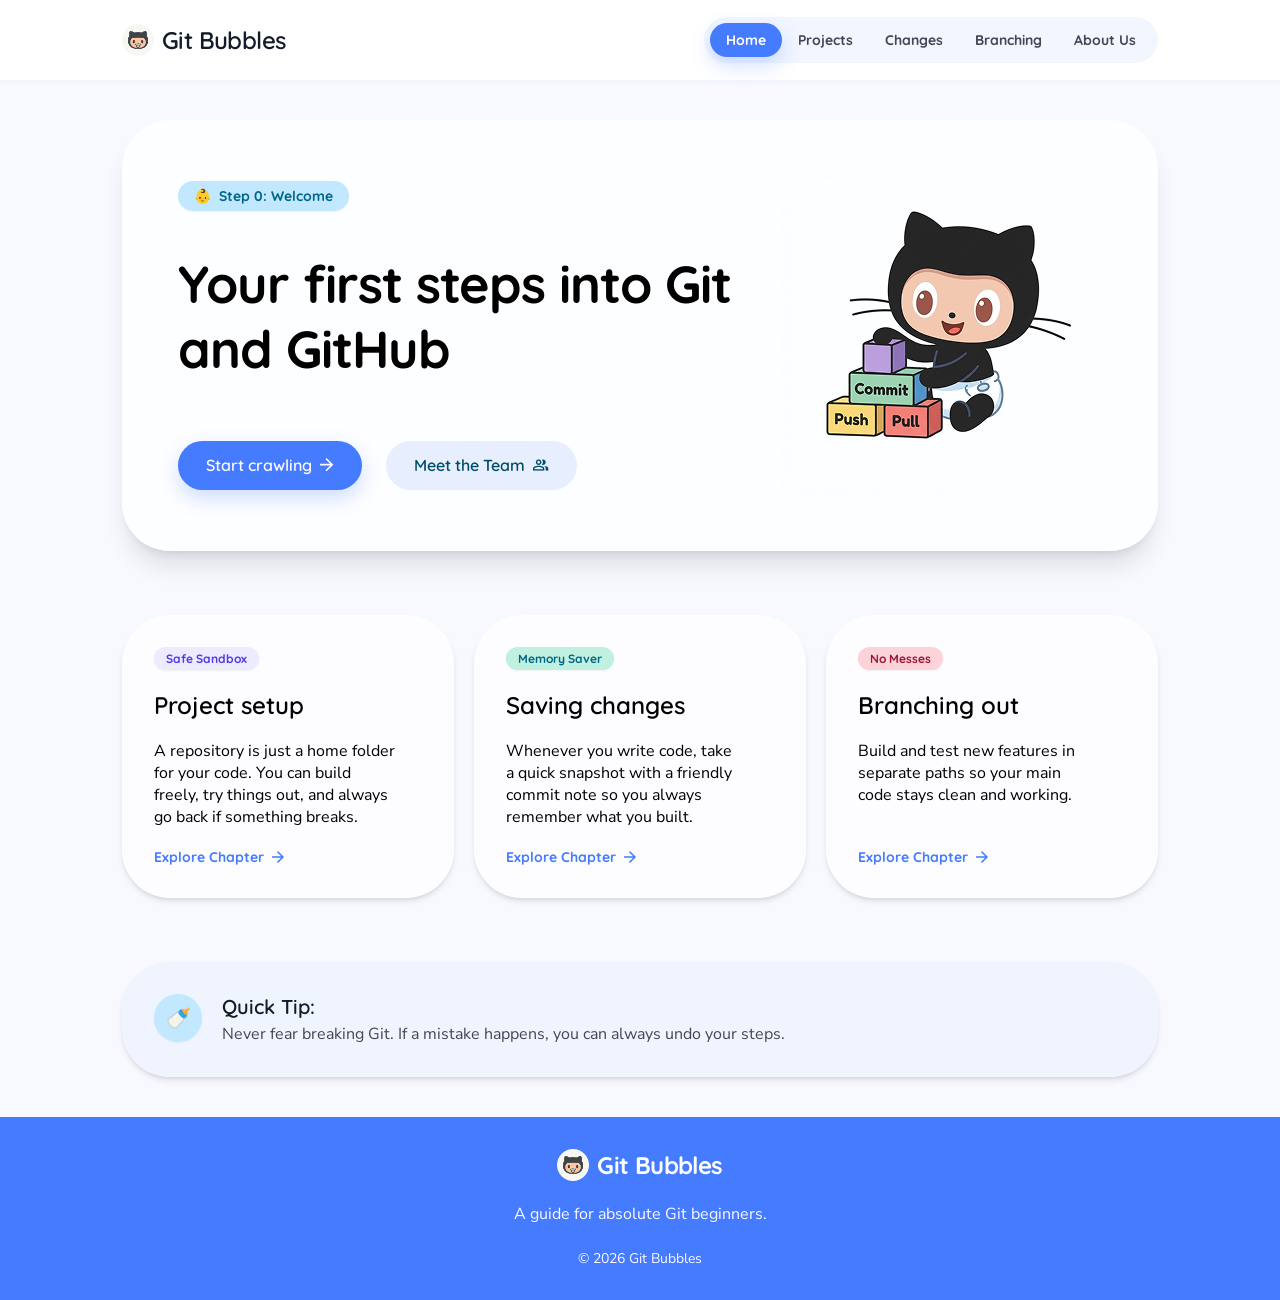
<file: index.html>
<!doctype html>
<html lang="en">
  <head>
    <meta charset="UTF-8" />
    <meta name="viewport" content="width=device-width, initial-scale=1.0" />
    <title>Git Bubbles!</title>
    <link rel="preconnect" href="https://fonts.googleapis.com" />
    <link rel="preconnect" href="https://fonts.gstatic.com" crossorigin />
    <link
      href="https://fonts.googleapis.com/css2?family=Fira+Code:wght@300..700&family=Nunito+Sans:wght@300..700&family=Quicksand:wght@300..700&display=swap"
      rel="stylesheet"
    />
    <link rel="stylesheet" href="./styles/main.css" />
  </head>
  <body>
    <header class="header">
      <div class="header__bar">
        <a href="index.html" class="logo">
          <img
            src="./assets/images/logo.png"
            alt="Git Bubbles baby-octocat mascot logo"
            class="logo__image"
            width="32"
            height="32"
          />
          Git Bubbles
        </a>
        <button
          class="menu-toggle"
          type="button"
          popovertarget="header-menu"
          aria-controls="header-menu"
        >
          <span class="menu-toggle__bar"></span>
          <span class="menu-toggle__bar"></span>
          <span class="menu-toggle__bar"></span>
        </button>

        <nav class="header-menu" id="header-menu" popover>
          <a href="index.html" class="header-menu__link" aria-current="page">
            home</a
          >
          <a href="./projects/index.html" class="header-menu__link">projects</a>
          <a href="./changes/index.html" class="header-menu__link">changes</a>
          <a href="./branching/index.html" class="header-menu__link"
            >branching</a
          >
          <a href="./about-us/index.html" class="header-menu__link">about-us</a>
        </nav>

        <nav class="header-nav">
          <a href="index.html" class="header-nav__link" aria-current="page"
            >home</a
          >
          <a href="./projects/index.html" class="header-nav__link">projects</a>
          <a href="./changes/index.html" class="header-nav__link">changes</a>
          <a href="./branching/index.html" class="header-nav__link"
            >branching</a
          >
          <a href="./about-us/index.html" class="header-nav__link">about us</a>
        </nav>
      </div>
    </header>
    <main class="home-background">
      <div class="home-container">
        <section class="hero-card">
          <div class="hero-content">
            <p class="badge">
              <span aria-hidden="true">👶</span>
              Step 0: Welcome
            </p>
            <h1 class="hero-title">Your first steps into Git and GitHub</h1>
            <div class="hero-actions">
              <a href="./projects/index.html" class="button button-primary">
                Start crawling
                <img
                  src="./assets/icons/icon-arrow.svg"
                  alt="icon arrow"
                  width="14"
                  height="14"
                />
              </a>
              <a href="./about-us/index.html" class="button button-secondary">
                Meet the Team
                <img
                  src="./assets/icons/icon-people.svg"
                  alt="icon arrow"
                  width="16"
                  height="12"
                />
              </a>
            </div>
          </div>
          <img
            src="./assets/images/hero-mascot.png"
            alt="Octocat mascot playing with toys"
            width="100%"
            height="auto"
            class="hero-mascot"
          />
        </section>
        <section class="card-grid">
          <article class="card feature-card">
            <p class="text-badge badge__lavender">Safe Sandbox</p>
            <h2 class="feature-card__title">Project setup</h2>
            <p class="feature-card__text">
              A repository is just a home folder for your code. You can build
              freely, try things out, and always go back if something breaks.
            </p>
            <a href="./projects/index.html" class="feature-card__link"
              >Explore Chapter
              <img
                src="./assets/icons/icon-arrow-blue.svg"
                alt="arrow=right-blue"
                width="100%"
                height="auto"
                class="feature-card__icon"
            /></a>
          </article>

          <article class="card feature-card">
            <p class="text-badge badge__mint">Memory Saver</p>
            <h2 class="feature-card__title">Saving changes</h2>
            <p class="feature-card__text">
              Whenever you write code, take a quick snapshot with a friendly
              commit note so you always remember what you built.
            </p>
            <a href="./changes/index.html" class="feature-card__link"
              >Explore Chapter
              <img
                src="./assets/icons/icon-arrow-blue.svg"
                alt="arrow=right-blue"
                width="12"
                height="auto"
                class="feature-card__icon"
            /></a>
          </article>

          <article class="card feature-card">
            <p class="text-badge badge__pink">No Messes</p>
            <h2 class="feature-card__title">Branching out</h2>
            <p class="feature-card__text">
              Build and test new features in separate paths so your main code
              stays clean and working.
            </p>
            <a href="./branching/index.html" class="feature-card__link"
              >Explore Chapter
              <img
                src="./assets/icons/icon-arrow-blue.svg"
                alt="arrow=right-blue"
                width="100%"
                height="auto"
                class="feature-card__icon"
            /></a>
          </article>
        </section>
        <section class="badge-tip">
          <span class="badge-tip__icon">🍼</span>
          <div>
            <h3 class="badge-tip__title">Quick Tip:</h3>
            <p class="badge-tip__text">
              Never fear breaking Git. If a mistake happens, you can always undo
              your steps.
            </p>
          </div>
        </section>
      </div>
    </main>
  <footer class="footer">
  <div class="footer-container">

   <a href="index.html" class="logo">
<img src="./assets/images/logo.png"
        alt="Git Bubbles logo"
        class="logo__image"
        width="32"
        height="32"
      />
      Git Bubbles
    </a>

    <p class="footer-text">
      A guide for absolute Git beginners.
    </p>

    <p class="footer-copyright">
      &copy; 2026 Git Bubbles
    </p>

  </div>
</footer>
  </body>
</html>
</file>
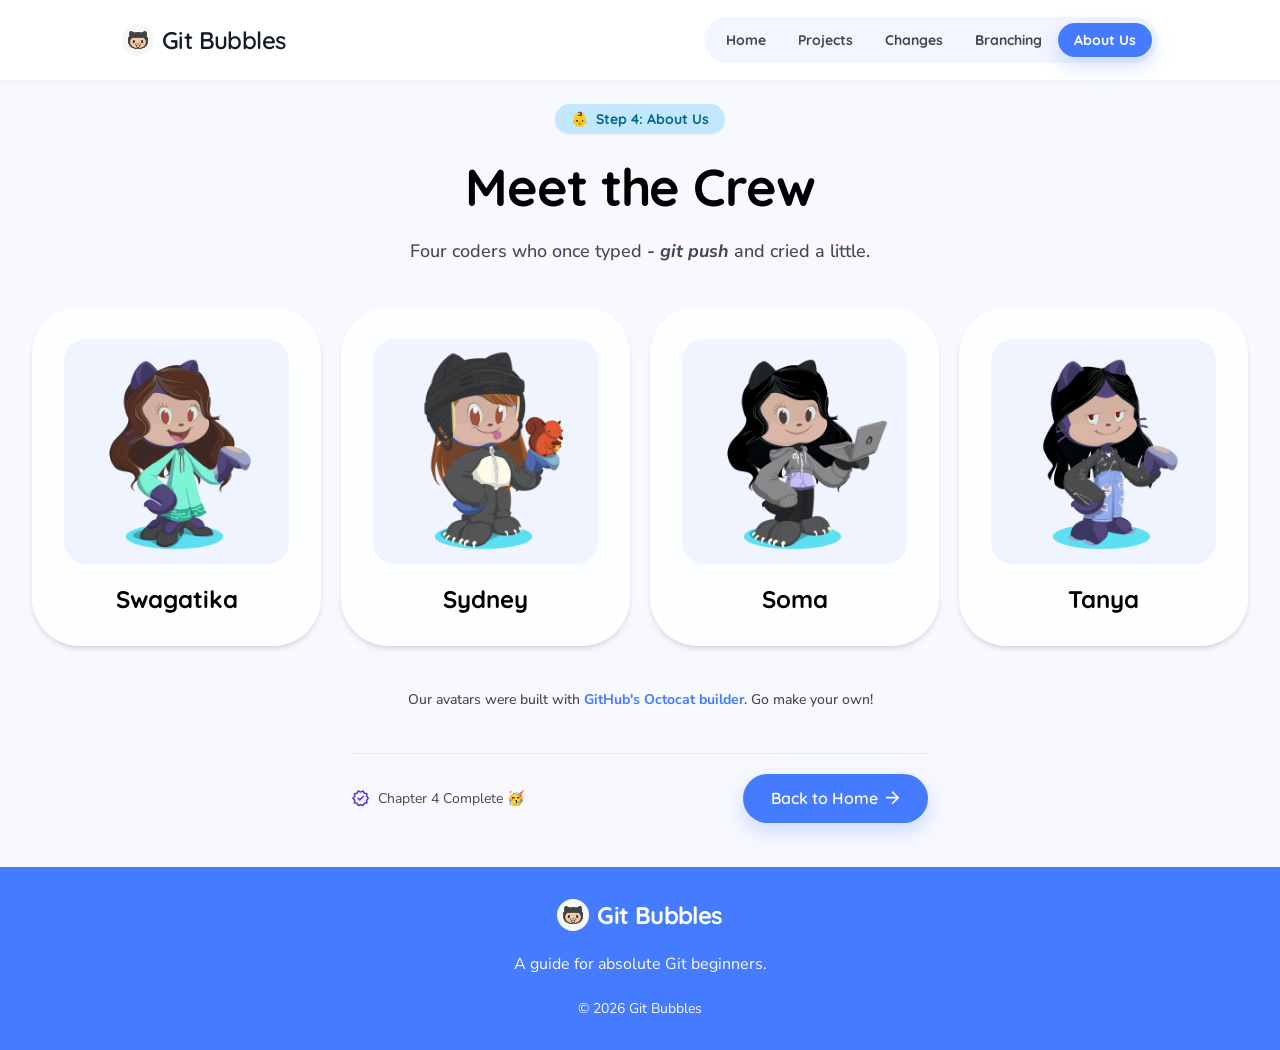
<file: about-us/index.html>
<!doctype html>
<html lang="en">
  <head>
    <meta charset="UTF-8" />
    <meta name="viewport" content="width=device-width, initial-scale=1.0" />
    <title>Crew behind the Git Bubbles project</title>
    <link rel="preconnect" href="https://fonts.googleapis.com" />
    <link rel="preconnect" href="https://fonts.gstatic.com" crossorigin />
    <link
      href="https://fonts.googleapis.com/css2?family=Fira+Code:wght@300..700&family=Nunito+Sans:wght@300..700&family=Quicksand:wght@300..700&display=swap"
      rel="stylesheet"
    />
    <link rel="stylesheet" href="../styles/main.css" />
  </head>
  <body>
  <header class="header">
      <div class="header__bar">
        <a href="../index.html" class="logo">
          <img
            src="../assets/images/logo.png"
            alt="Git Bubbles baby-octocat mascot logo"
            class="logo__image"
            width="32"
            height="32"
          />
          Git Bubbles
        </a>
        <button
          class="menu-toggle"
          type="button"
          popovertarget="header-menu"
          aria-controls="header-menu"
        >
          <span class="menu-toggle__bar"></span>
          <span class="menu-toggle__bar"></span>
          <span class="menu-toggle__bar"></span>
        </button>

        <nav class="header-menu" id="header-menu" popover>
          <a href="../index.html" class="header-menu__link">
            home</a
          >
          <a href="../projects/index.html" class="header-menu__link">projects</a>
          <a href="../changes/index.html" class="header-menu__link">changes</a>
          <a href="../branching/index.html" class="header-menu__link"
            >branching</a
          >
          <a href="../about-us/index.html" class="header-menu__link" aria-current="page">about-us</a>
        </nav>

        <nav class="header-nav">
          <a href="../index.html" class="header-nav__link"
          >home</a
          >
          <a href="../projects/index.html" class="header-nav__link">projects</a>
          <a href="../changes/index.html" class="header-nav__link">changes</a>
          <a href="../branching/index.html" class="header-nav__link"
            >branching</a
          >
          <a href="../about-us/index.html" class="header-nav__link" aria-current="page">about us</a>
        </nav>
      </div>
    </header>
    <main class="about-background">
      <div class="about-container">
        <section class="about-header">
          <p class="badge"><span>👶</span> Step 4: About Us</p>
          <h1 class="about-header__title">Meet the Crew</h1>
          <p class="about-header__subtitle">
            Four coders who once typed
            <span class="text-italic">- git push</span> and cried a little.
          </p>
        </section>

        <section class="about-team card-grid">
          <article class="card team-card">
            <img
              src="../assets/images/octocat-swagatika.png"
              alt="Swagatika octocat avatar"
              class="team-card__avatar"
              height="100%"
              width="auto"
            />
            <div class="team-card__body">
              <h2 class="team-card__name">Swagatika</h2>
            </div>
          </article>
          <article class="card team-card">
            <img
              src="../assets/images/octocat-sydney.png"
              alt="Sydney octocat avatar"
              class="team-card__avatar"
              height="100%"
              width="auto"
            />
            <div class="team-card__body">
              <h2 class="team-card__name">Sydney</h2>
            </div>
          </article>
          <article class="card team-card">
            <img
              src="../assets/images/octocat-soma.png"
              alt="Soma octocat avatar"
              class="team-card__avatar"
              height="100%"
              width="auto"
            />
            <div class="team-card__body">
              <h2 class="team-card__name">Soma</h2>
            </div>
          </article>
          <article class="card team-card">
            <img
              src="../assets/images/octocat-tetiana.png"
              alt="Tanya octocat avatar"
              class="team-card__avatar"
              height="100%"
              width="auto"
            />
            <div class="team-card__body">
              <h2 class="team-card__name">Tanya</h2>
            </div>
          </article>
        </section>
        <p class="team-credit">
          Our avatars were built with
          <a
            href="https://myoctocat.com/build-your-octocat/"
            class="team-credit__link"
            >GitHub's Octocat builder</a
          >. Go make your own!
        </p>
        <nav class="bottom-banner" aria-label="About us navigation">
          <div class="bottom-banner__status">
            <img
              src="../assets/icons/icon-status.svg"
              alt="status icon"
              height="18"
              width="18"
              class="status-icon"
            />
            <span>Chapter 4 Complete 🥳</span>
          </div>

          <a href="../index.html" class="button button-primary"
            >Back to Home
            <img
              src="../assets/icons/icon-arrow.svg"
              alt="arrow-right"
              width="14"
              height="14"
          /></a>
        </nav>
      </div>
    </main>
    <footer class="footer">
  <div class="footer-container">

    <a href="../index.html" class="logo">
    <img src="../assets/images/logo.png"
        alt="Git Bubbles logo"
        class="logo__image"
        width="32"
        height="32"
      />
      Git Bubbles
    </a>

    <p class="footer-text">
      A guide for absolute Git beginners.
    </p>

    <p class="footer-copyright">
      &copy; 2026 Git Bubbles
    </p>

  </div>
</footer>
  </div>
  </body>
</html>
</file>
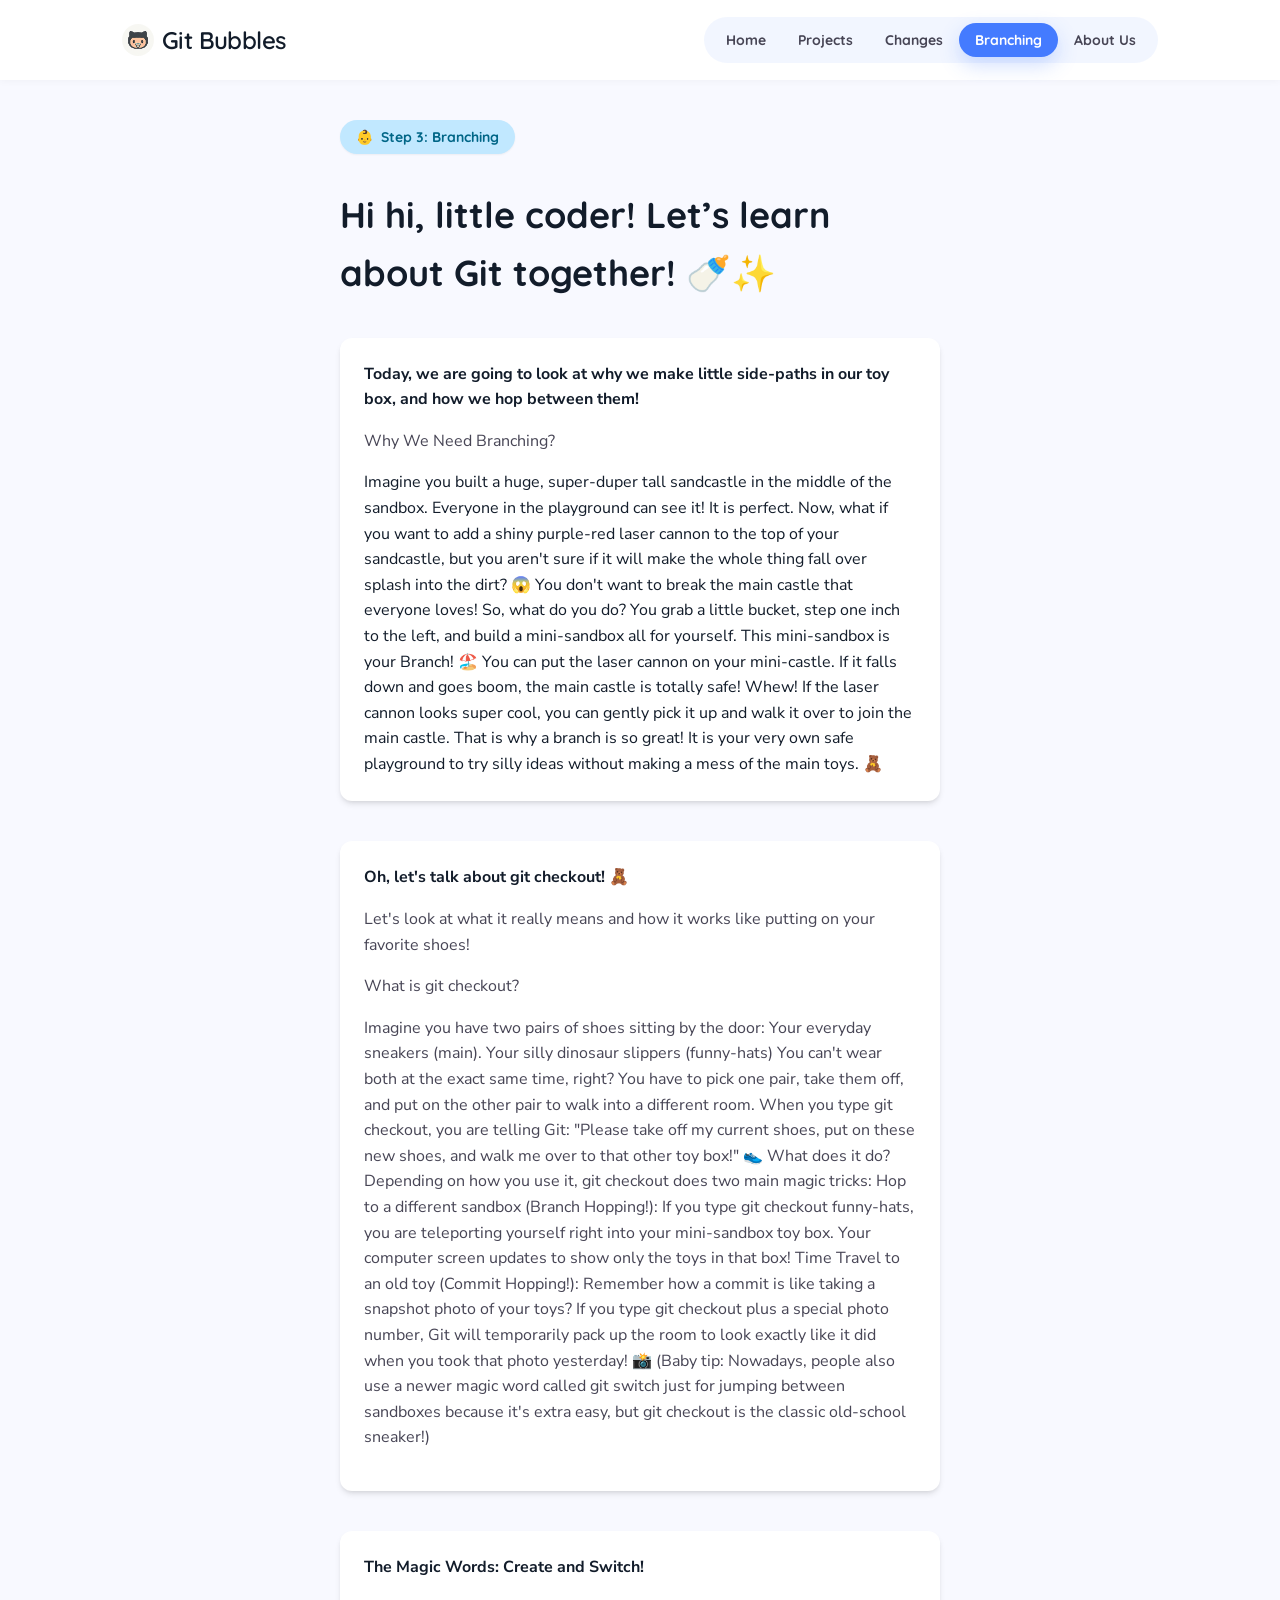
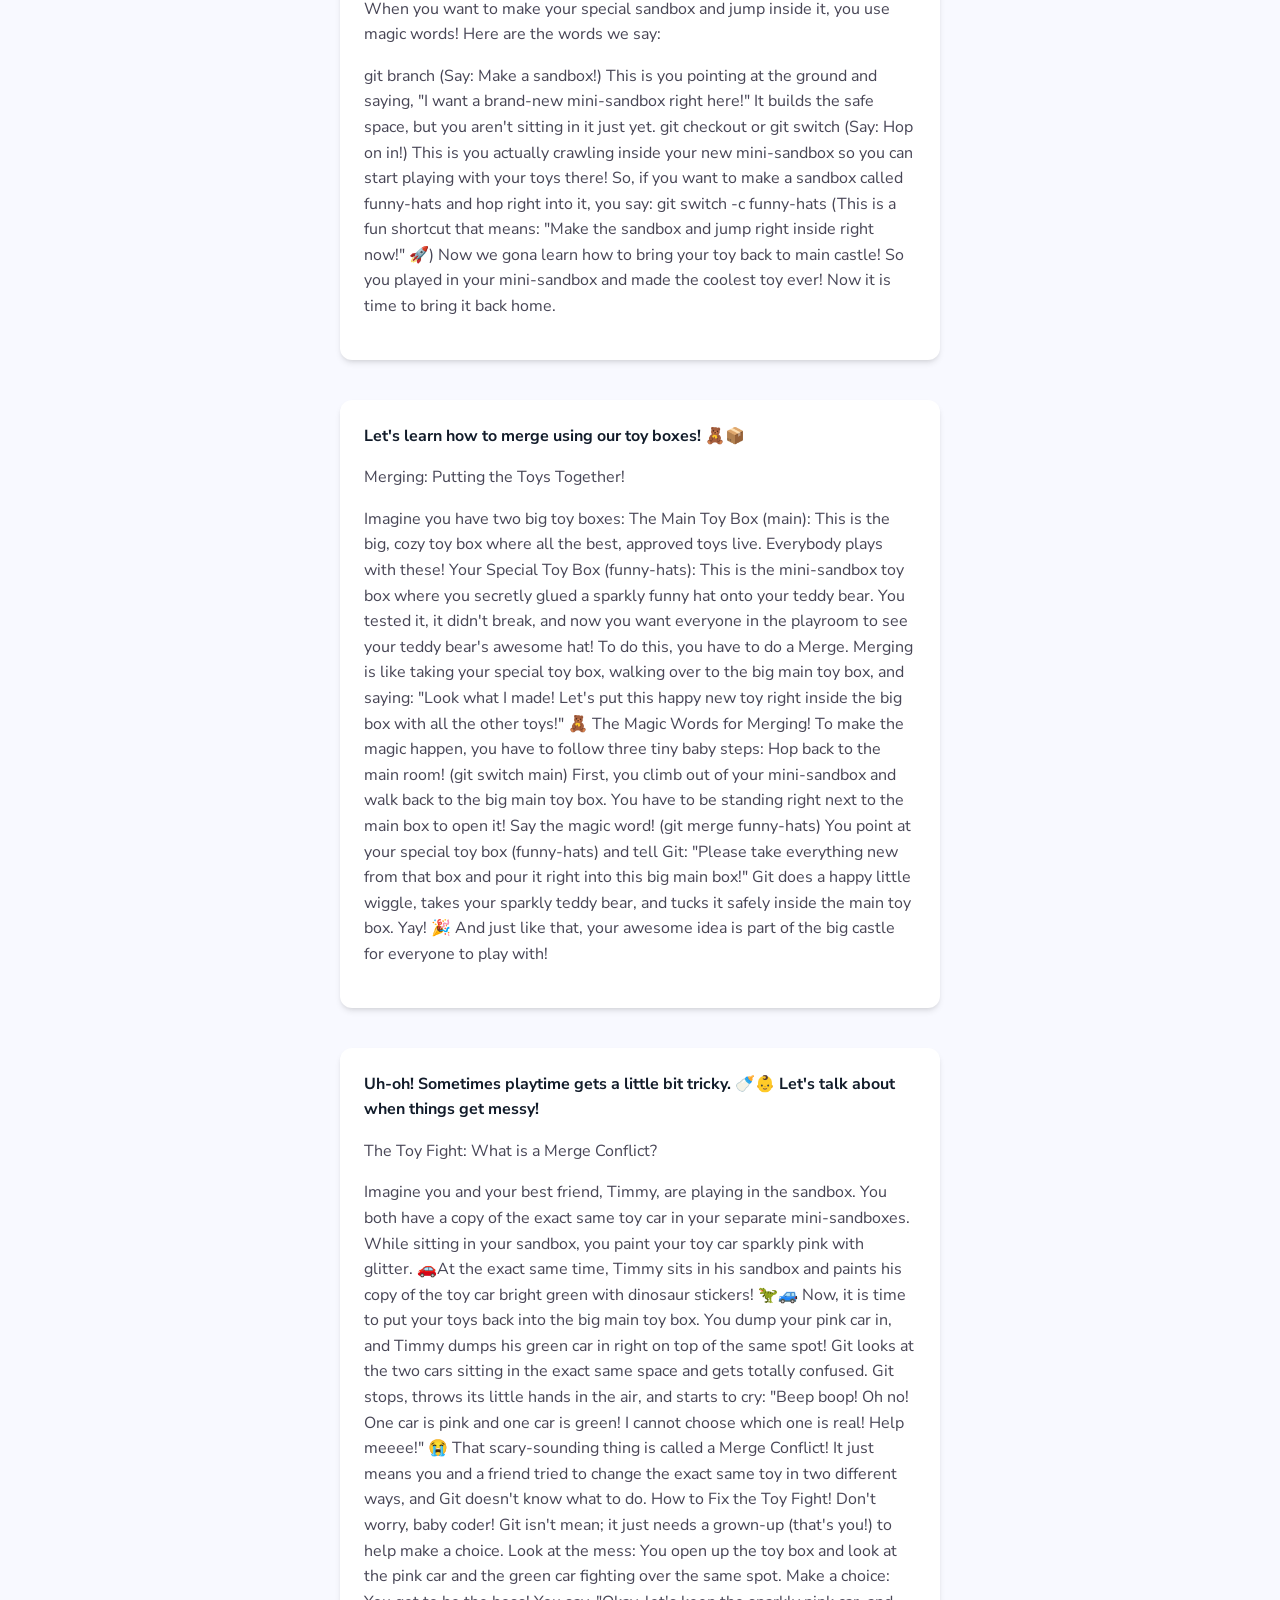
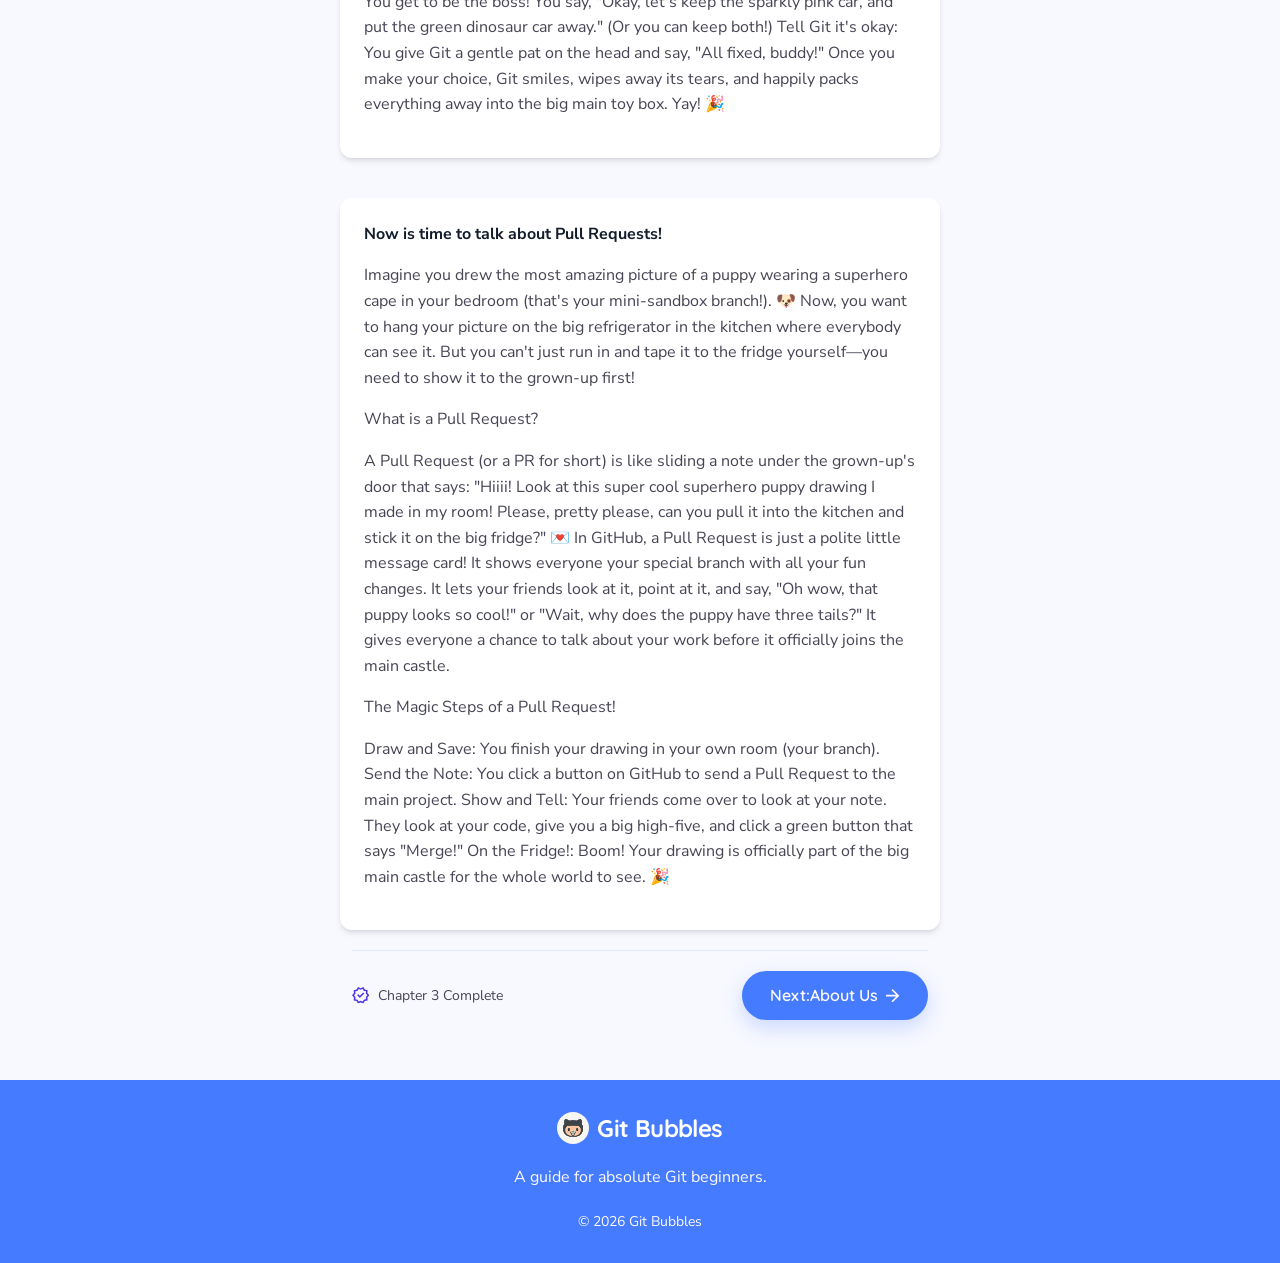
<file: branching/index.html>
<!doctype html>
<html lang="en">
  <head>
    <meta charset="UTF-8" />
    <meta name="viewport" content="width=device-width, initial-scale=1.0" />
    <title>Why git branching is necessary</title>
    <link rel="preconnect" href="https://fonts.googleapis.com">
    <link rel="preconnect" href="https://fonts.gstatic.com" crossorigin>
   <link href="https://fonts.googleapis.com/css2?family=Fira+Code:wght@300..700&family=Nunito+Sans:wght@300..700&family=Quicksand:wght@300..700&display=swap" rel="stylesheet">
     <link rel="stylesheet" href="../styles/main.css"/>
  </head>
  <body>
    <header class="header">
      <div class="header__bar">
        <a href="../index.html" class="logo">
          <img
            src="../assets/images/logo.png"
            alt="Git Bubbles baby-octocat mascot logo"
            class="logo__image"
            width="32"
            height="32"
          />
          Git Bubbles
        </a>
        <button
          class="menu-toggle"
          type="button"
          popovertarget="header-menu"
          aria-controls="header-menu"
        >
          <span class="menu-toggle__bar"></span>
          <span class="menu-toggle__bar"></span>
          <span class="menu-toggle__bar"></span>
        </button>

        <nav class="header-menu" id="header-menu" popover>
          <a href="index.html" class="header-menu__link">
            home</a
          >
          <a href="../projects/index.html" class="header-menu__link">projects</a>
          <a href="../changes/index.html" class="header-menu__link">changes</a>
          <a href="../branching/index.html" class="header-menu__link" aria-current="page"
            >branching</a
          >
          <a href="../about-us/index.html" class="header-menu__link">about-us</a>
        </nav>

        <nav class="header-nav">
          <a href="../index.html" class="header-nav__link"
            >home</a
          >
          <a href="../projects/index.html" class="header-nav__link">projects</a>
          <a href="../changes/index.html" class="header-nav__link">changes</a>
          <a href="../branching/index.html" class="header-nav__link" aria-current="page"
            >branching</a
          >
          <a href="../about-us/index.html" class="header-nav__link">about us</a>
        </nav>
      </div>
    </header>
    <main class="branching-body">
      <div class="branching-main">
      <p class="badge">
        <span>👶</span>
         Step 3: Branching
      </p> 
      <h1 class="branching-title">Hi hi, little coder! Let’s learn about Git together! <span aria-hidden="true">🍼✨</span></h1>
      <article class="article-one">
        <h2 class="branching-highlight">Today, we are going to look at why we make little side-paths in our toy box, and how we hop between them!</h2>

<p class="branching-text">Why We Need Branching?</p>

Imagine you built a huge, super-duper tall sandcastle in the middle of the sandbox. Everyone in the playground can see it! It is perfect.
Now, what if you want to add a shiny purple-red laser cannon to the top of your sandcastle, but you aren't sure if it will make the whole thing fall over splash into the dirt? 😱 You don't want to break the main castle that everyone loves! So, what do you do? You grab a little bucket, step one inch to the left, and build a mini-sandbox all for yourself. This mini-sandbox is your Branch! 🏖️
You can put the laser cannon on your mini-castle. If it falls down and goes boom, the main castle is totally safe! Whew!
If the laser cannon looks super cool, you can gently pick it up and walk it over to join the main castle.
That is why a branch is so great! It is your very own safe playground to try silly ideas without making a mess of the main toys. 🧸</p>
      </article>
      <article class="article-two">
        <h2 class="branching-highlight">Oh, let's talk about git checkout! 🧸</h2>
        <p class="branching-text">Let's look at what it really means and how it works like putting on your favorite shoes!</p>

<p class="branching-text">What is git checkout?</p>

<p class="branching-text">Imagine you have two pairs of shoes sitting by the door: Your everyday sneakers (main). Your silly dinosaur slippers (funny-hats)
You can't wear both at the exact same time, right? You have to pick one pair, take them off, and put on the other pair to walk into a different room.

When you type git checkout, you are telling Git:

"Please take off my current shoes, put on these new shoes, and walk me over to that other toy box!" 👟
What does it do?
Depending on how you use it, git checkout does two main magic tricks:

Hop to a different sandbox (Branch Hopping!):
If you type git checkout funny-hats, you are teleporting yourself right into your mini-sandbox toy box. Your computer screen updates to show only the toys in that box!

Time Travel to an old toy (Commit Hopping!):
Remember how a commit is like taking a snapshot photo of your toys? If you type git checkout plus a special photo number, Git will temporarily pack up the room to look exactly like it did when you took that photo yesterday! 📸

(Baby tip: Nowadays, people also use a newer magic word called git switch just for jumping between sandboxes because it's extra easy, but git checkout is the classic old-school sneaker!)</p>
      </article>
      <article class="article-three">
        <h2 class="branching-highlight">The Magic Words: Create and Switch!</h2>
        <p class="branching-text">When you want to make your special sandbox and jump inside it, you use magic words! Here are the words we say:</p>
<p class="branching-text">git branch (Say: Make a sandbox!) This is you pointing at the ground and saying, "I want a brand-new mini-sandbox right here!" It builds the safe space, but you aren't sitting in it just yet. git checkout or git switch (Say: Hop on in!) This is you actually crawling inside your new mini-sandbox so you can start playing with your toys there!
So, if you want to make a sandbox called funny-hats and hop right into it, you say:
git switch -c funny-hats (This is a fun shortcut that means: "Make the sandbox and jump right inside right now!" 🚀)

Now we gona learn how to bring your toy back to main castle!
So you played in your mini-sandbox and made the coolest toy ever! Now it is time to bring it back home.</p>
      </article>
      <article class="article-four">
        <h2 class="branching-highlight">Let's learn how to merge using our toy boxes! 🧸📦</h2>

        <p class="branching-text">Merging: Putting the Toys Together!</p>
<p class="branching-text">Imagine you have two big toy boxes:

The Main Toy Box (main): This is the big, cozy toy box where all the best, approved toys live. Everybody plays with these!
Your Special Toy Box (funny-hats): This is the mini-sandbox toy box where you secretly glued a sparkly funny hat onto your teddy bear. You tested it, it didn't break, and now you want everyone in the playroom to see your teddy bear's awesome hat!
To do this, you have to do a Merge. Merging is like taking your special toy box, walking over to the big main toy box, and saying: "Look what I made! Let's put this happy new toy right inside the big box with all the other toys!" 🧸
The Magic Words for Merging!
To make the magic happen, you have to follow three tiny baby steps:

Hop back to the main room! (git switch main)
First, you climb out of your mini-sandbox and walk back to the big main toy box. You have to be standing right next to the main box to open it!

Say the magic word! (git merge funny-hats)
You point at your special toy box (funny-hats) and tell Git: "Please take everything new from that box and pour it right into this big main box!"
Git does a happy little wiggle, takes your sparkly teddy bear, and tucks it safely inside the main toy box. Yay! 🎉
And just like that, your awesome idea is part of the big castle for everyone to play with!</p>
      </article>
      <article class="article-five">
        <h2 class="branching-highlight">Uh-oh! Sometimes playtime gets a little bit tricky. 🍼👶 Let's talk about when things get messy!</h2>

        <p class="branching-text">The Toy Fight: What is a Merge Conflict?</p>
<p class="branching-text">Imagine you and your best friend, Timmy, are playing in the sandbox. You both have a copy of the exact same toy car in your separate mini-sandboxes. While sitting in your sandbox, you paint your toy car sparkly pink with glitter. 🚗At the exact same time, Timmy sits in his sandbox and paints his copy of the toy car bright green with dinosaur stickers! 🦖🚙
Now, it is time to put your toys back into the big main toy box. You dump your pink car in, and Timmy dumps his green car in right on top of the same spot!

Git looks at the two cars sitting in the exact same space and gets totally confused. Git stops, throws its little hands in the air, and starts to cry: "Beep boop! Oh no! One car is pink and one car is green! I cannot choose which one is real! Help meeee!" 😭
That scary-sounding thing is called a Merge Conflict! It just means you and a friend tried to change the exact same toy in two different ways, and Git doesn't know what to do.

How to Fix the Toy Fight!
Don't worry, baby coder! Git isn't mean; it just needs a grown-up (that's you!) to help make a choice. Look at the mess: You open up the toy box and look at the pink car and the green car fighting over the same spot.

Make a choice: You get to be the boss! You say, "Okay, let's keep the sparkly pink car, and put the green dinosaur car away." (Or you can keep both!) Tell Git it's okay: You give Git a gentle pat on the head and say, "All fixed, buddy!" Once you make your choice, Git smiles, wipes away its tears, and happily packs everything away into the big main toy box. Yay! 🎉</p>
      </article>
      <article class="article-six">
        <h2 class="branching-highlight">Now is time to talk about Pull Requests!</h2>

        <p class="branching-text">Imagine you drew the most amazing picture of a puppy wearing a superhero cape in your bedroom (that's your mini-sandbox branch!). 🐶 Now, you want to hang your picture on the big refrigerator in the kitchen where everybody can see it. But you can't just run in and tape it to the fridge yourself—you need to show it to the grown-up first!</p>

<p class="branching-text">What is a Pull Request?</p>

<p class="branching-text">A Pull Request (or a PR for short) is like sliding a note under the grown-up's door that says:
"Hiiii! Look at this super cool superhero puppy drawing I made in my room! Please, pretty please, can you pull it into the kitchen and stick it on the big fridge?" 💌

In GitHub, a Pull Request is just a polite little message card! It shows everyone your special branch with all your fun changes.
It lets your friends look at it, point at it, and say, "Oh wow, that puppy looks so cool!" or "Wait, why does the puppy have three tails?"
It gives everyone a chance to talk about your work before it officially joins the main castle.

<p class="branching-text">The Magic Steps of a Pull Request!</p>

<p class="branching-text">Draw and Save: You finish your drawing in your own room (your branch).
Send the Note: You click a button on GitHub to send a Pull Request to the main project.
Show and Tell: Your friends come over to look at your note. They look at your code, give you a big high-five, and click a green button that says "Merge!" On the Fridge!: Boom! Your drawing is officially part of the big main castle for the whole world to see. 🎉</p>
      </article>
        <nav class="bottom-banner" aria-label="About us navigation">
          <div class="bottom-banner__status">
            <img
              src="../assets/icons/icon-status.svg"
              alt="status icon"
              height="18"
              width="18"
              class="status-icon"
            />
            <span>Chapter 3 Complete </span>
          </div>

          <a href="../about-us/index.html" class="button button-primary"
            >Next:About Us
            <img
              src="../assets/icons/icon-arrow.svg"
              alt="arrow-right"
              width="14"
              height="14"
          /></a>
        </nav>
      </div>
    </main>
    <footer class="footer">
  <div class="footer-container">

    <a href="../index.html" class="logo">
      <img
        src="../assets/images/logo.png"
        alt="Git Bubbles logo"
        class="logo__image"
        width="32"
        height="32"
      />
      Git Bubbles
    </a>

    <p class="footer-text">
      A guide for absolute Git beginners.
    </p>

    <p class="footer-copyright">
      &copy; 2026 Git Bubbles
    </p>

  </div>
</footer>
  </body>
</html>
</file>
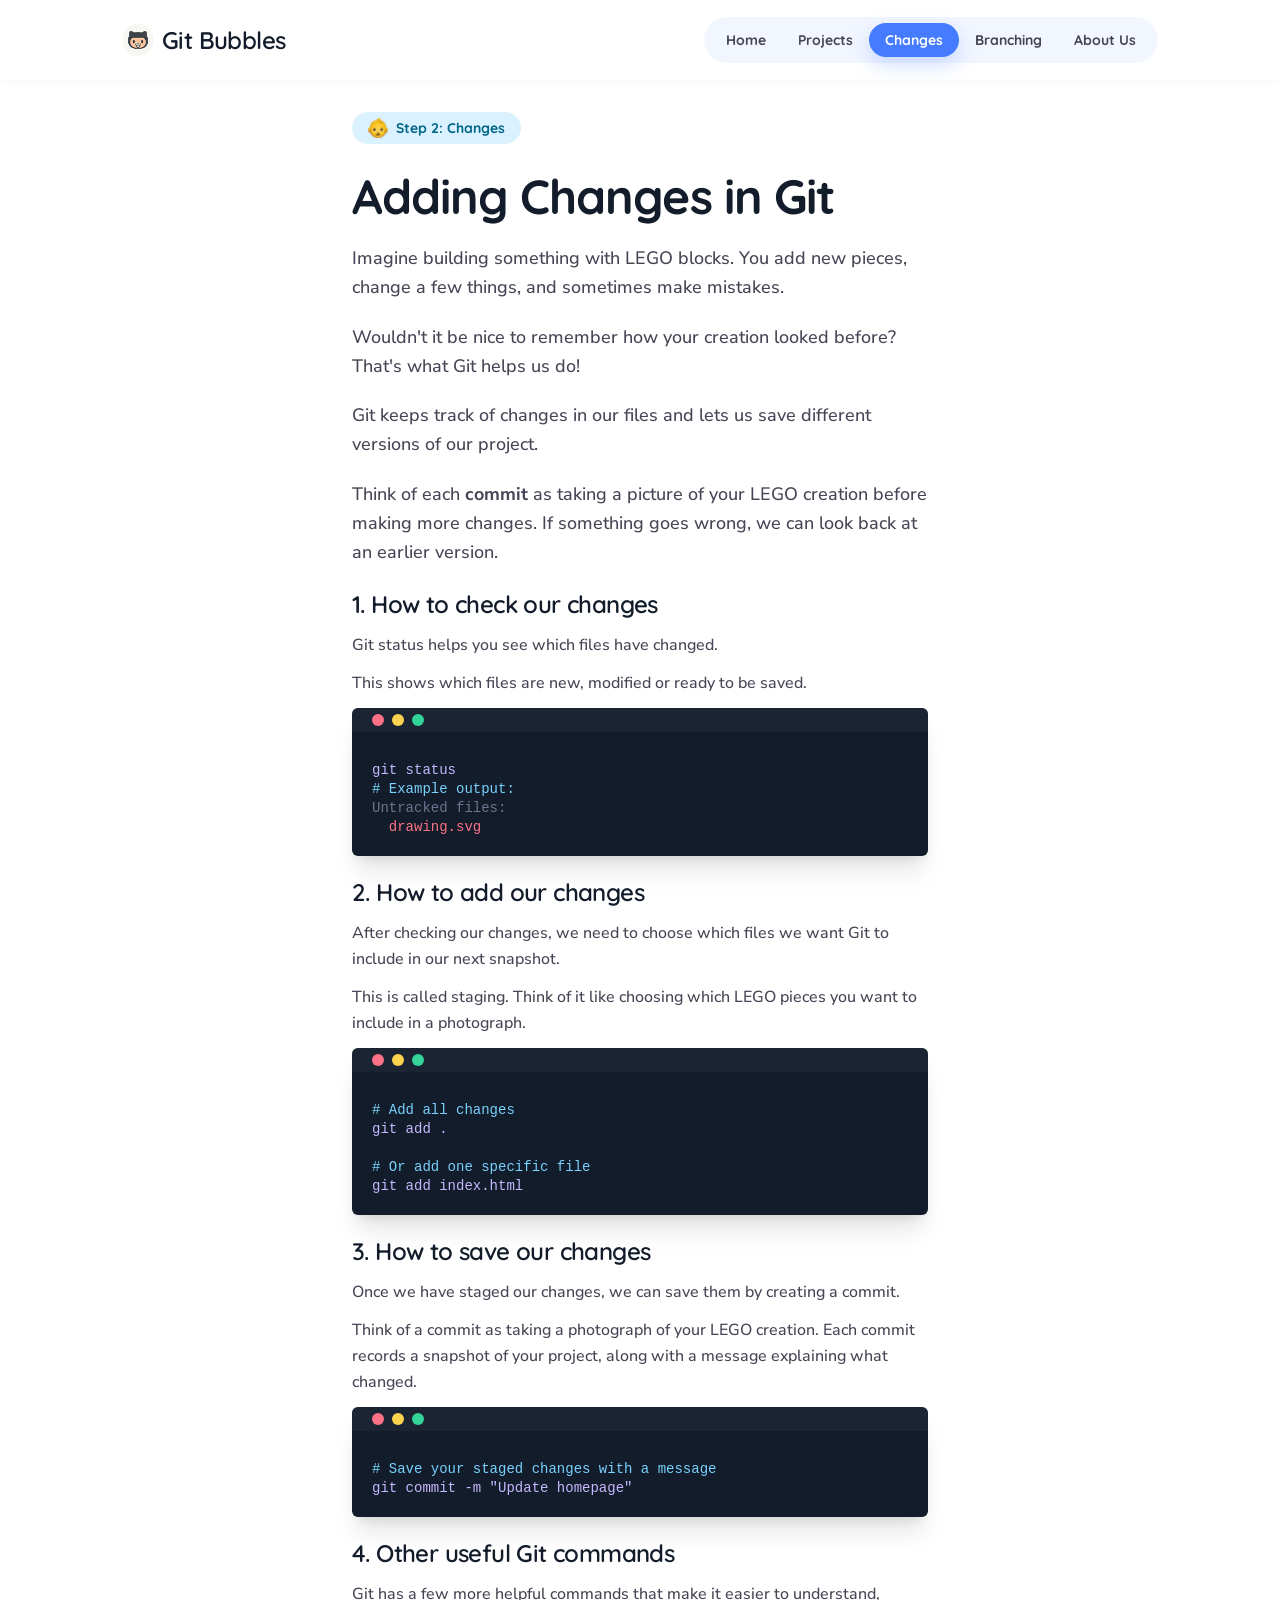
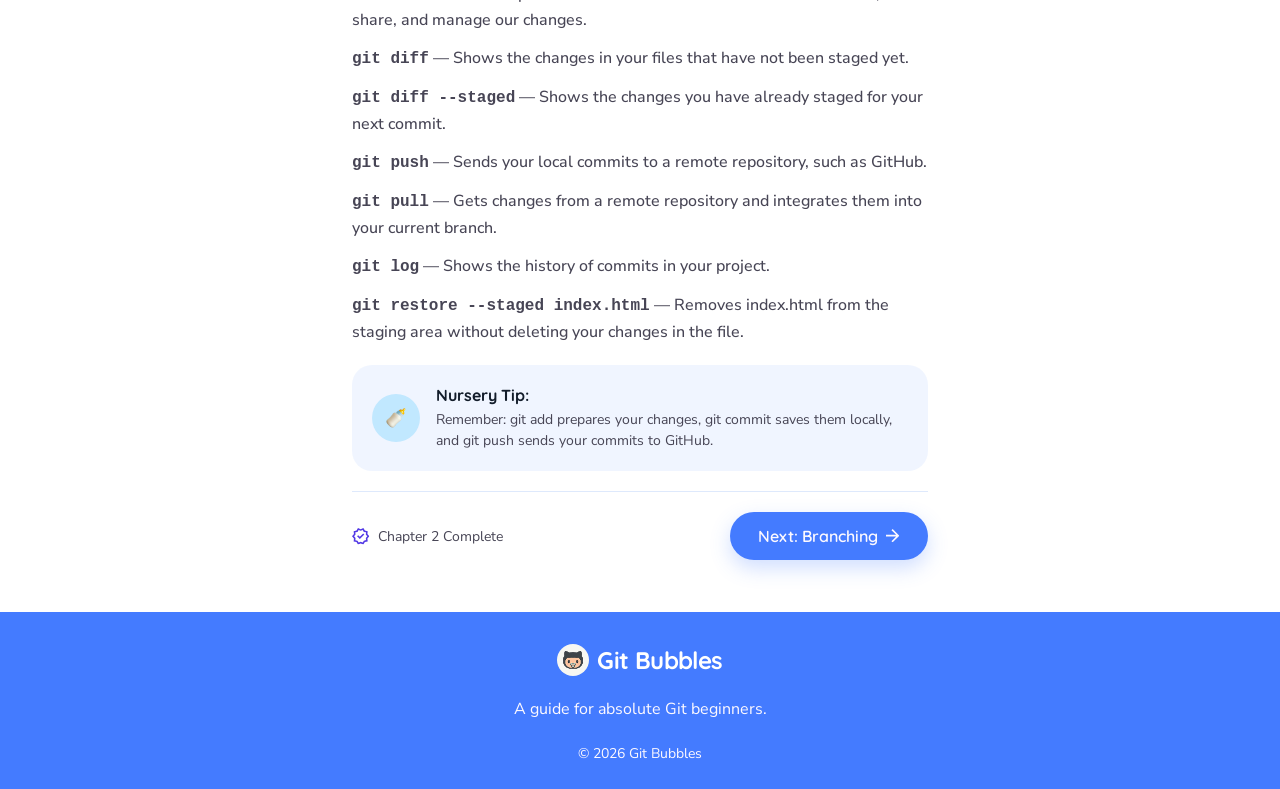
<file: changes/index.html>
<!doctype html>
<html lang="en">

<head>
  <meta charset="UTF-8" />
  <meta name="viewport" content="width=device-width, initial-scale=1.0" />
  <title>How to add changes to your Git repo</title>
  <link rel="stylesheet" href="../styles/main.css" />
  <link rel="preconnect" href="https://fonts.googleapis.com">
  <link rel="preconnect" href="https://fonts.gstatic.com" crossorigin>
  <link
    href="https://fonts.googleapis.com/css2?family=Fira+Code:wght@300..700&family=Nunito+Sans:wght@300..700&family=Quicksand:wght@300..700&display=swap"
    rel="stylesheet">
</head>

<body>
    <header class="header">
      <div class="header__bar">
        <a href="../index.html" class="logo">
          <img
            src="../assets/images/logo.png"
            alt="Git Bubbles baby-octocat mascot logo"
            class="logo__image"
            width="32"
            height="32"
          />
          Git Bubbles
        </a>
        <button
          class="menu-toggle"
          type="button"
          popovertarget="header-menu"
          aria-controls="header-menu"
        >
          <span class="menu-toggle__bar"></span>
          <span class="menu-toggle__bar"></span>
          <span class="menu-toggle__bar"></span>
        </button>

        <nav class="header-menu" id="header-menu" popover>
          <a href="index.html" class="header-menu__link">
            home</a
          >
          <a href="../projects/index.html" class="header-menu__link">projects</a>
          <a href="../changes/index.html" class="header-menu__link" aria-current="page">changes</a>
          <a href="../branching/index.html" class="header-menu__link"
            >branching</a
          >
          <a href="../about-us/index.html" class="header-menu__link">about-us</a>
        </nav>

        <nav class="header-nav">
          <a href="../index.html" class="header-nav__link"
            >home</a
          >
          <a href="../projects/index.html" class="header-nav__link">projects</a>
          <a href="../changes/index.html" class="header-nav__link" aria-current="page">changes</a>
          <a href="../branching/index.html" class="header-nav__link"
            >branching</a
          >
          <a href="../about-us/index.html" class="header-nav__link">about us</a>
        </nav>
      </div>
    </header>
  <main class="changes-page">
    <article class="changes-article">

      <header class="changes-intro">

        <div class="changes-step-container">
          <span class="changes-step">
            <img class="changes-step-icon" src="../assets/images/baby_image.png" alt="" width="20" height="20" />
            <span>Step 2: Changes</span>
          </span>
        </div>

        <h1 class="changes-title">Adding Changes in Git</h1>

        <p>
          Imagine building something with LEGO blocks. You add new pieces,
          change a few things, and sometimes make mistakes.
        </p>

        <p>
          Wouldn't it be nice to remember how your creation looked before?
          That's what Git helps us do!
        </p>

        <p>
          Git keeps track of changes in our files and lets us save
          different versions of our project.
        </p>

        <p>
          Think of each <strong>commit</strong> as taking a picture of your
          LEGO creation before making more changes. If something goes wrong,
          we can look back at an earlier version.
        </p>

      </header>

      <section class="changes-section">
        <h2 class="changes-section-title">1. How to check our changes</h2>

        <p class="changes-section-text">
          Git status helps you see which files have changed.
        </p>

        <p class="changes-section-text">
          This shows which files are new, modified or ready to be saved.
        </p>

        <div class="changes-terminal">
          <div class="changes-terminal-header">
            <span class="terminal-dot red"></span>
            <span class="terminal-dot yellow"></span>
            <span class="terminal-dot green"></span>
          </div>

          <pre><code><span class="terminal-command">git status</span>
<span class="terminal-comment"># Example output:</span>
<span class="terminal-output">Untracked files:</span>
  <span class="terminal-error">drawing.svg</span>
</code></pre>
        </div>
      </section>

      <section class="changes-section">
        <h2 class="changes-section-title">2. How to add our changes</h2>

        <p class="changes-section-text">
          After checking our changes, we need to choose which files
          we want Git to include in our next snapshot.
        </p>

        <p class="changes-section-text">
          This is called staging. Think of it like choosing which
          LEGO pieces you want to include in a photograph.
        </p>

        <div class="changes-terminal">
          <div class="changes-terminal-header">
            <span class="terminal-dot red"></span>
            <span class="terminal-dot yellow"></span>
            <span class="terminal-dot green"></span>
          </div>

          <pre><code><span class="terminal-comment"># Add all changes</span>
<span class="terminal-command">git add .</span>

<span class="terminal-comment"># Or add one specific file</span>
<span class="terminal-command">git add index.html</span></code></pre>
        </div>
      </section>

      <section class="changes-section">
        <h2 class="changes-section-title">3. How to save our changes</h2>

        <p class="changes-section-text">
          Once we have staged our changes, we can save them
          by creating a commit.
        </p>

        <p class="changes-section-text">
          Think of a commit as taking a photograph of your LEGO creation.
          Each commit records a snapshot of your project, along with
          a message explaining what changed.
        </p>

        <div class="changes-terminal">
          <div class="changes-terminal-header">
            <span class="terminal-dot red"></span>
            <span class="terminal-dot yellow"></span>
            <span class="terminal-dot green"></span>
          </div>

          <pre><code><span class="terminal-comment"># Save your staged changes with a message</span>
<span class="terminal-command">git commit -m "Update homepage"</span></code></pre>
        </div>
      </section>

      <section class="changes-section">
        <h2 class="changes-section-title">4. Other useful Git commands</h2>

        <p class="changes-section-text">
          Git has a few more helpful commands that make it easier
          to understand, share, and manage our changes.
        </p>

        <p class="changes-section-text">
          <strong><code>git diff</code></strong> —
          Shows the changes in your files that have not been staged yet.
        </p>

        <p class="changes-section-text">
          <strong><code>git diff --staged</code></strong> —
          Shows the changes you have already staged for your next commit.
        </p>

        <p class="changes-section-text">
          <strong><code>git push</code></strong> —
          Sends your local commits to a remote repository, such as GitHub.
        </p>

        <p class="changes-section-text">
          <strong><code>git pull</code></strong> —
          Gets changes from a remote repository and integrates them
          into your current branch.
        </p>

        <p class="changes-section-text">
          <strong><code>git log</code></strong> —
          Shows the history of commits in your project.
        </p>

        <p class="changes-section-text">
          <strong><code>git restore --staged index.html</code></strong> —
          Removes index.html from the staging area without deleting
          your changes in the file.
        </p>
      </section>

      <div class="changes-tip">
        <span class="changes-tip-icon" aria-hidden="true">
          <img src="../assets/icons/icon_nursery_bottle.png" alt="" width="20" height="28" />
        </span>

        <div class="changes-tip-content">
          <h3>Nursery Tip:</h3>
          <p>
            Remember: git add prepares your changes, git commit saves
            them locally, and git push sends your commits to GitHub.
          </p>
        </div>
      </div>

      <nav class="bottom-banner" aria-label="Lesson navigation">

        <div class="bottom-banner__status">
          <img class="status-icon" src="../assets/icons/icon-status.svg" alt="" width="18"
            height="18" />
          <span>Chapter 2 Complete</span>
        </div>

        <a href="../branching/index.html" class="button button-primary">
            Next: Branching
          <img
              src="../assets/icons/icon-arrow.svg"
              alt="arrow-right"
              width="14"
              height="14"
          />
        </a>
      </nav>

    </article>
  </main>

  <footer class="footer">
  <div class="footer-container">

    <a href="../index.html" class="logo">
<img src="../assets/images/logo.png"
        alt="Git Bubbles logo"
        class="logo__image"
        width="32"
        height="32"
      />
      Git Bubbles
    </a>

    <p class="footer-text">
      A guide for absolute Git beginners.
    </p>

    <p class="footer-copyright">
      &copy; 2026 Git Bubbles
    </p>

  </div>
</footer>
</body>

</html>
</file>
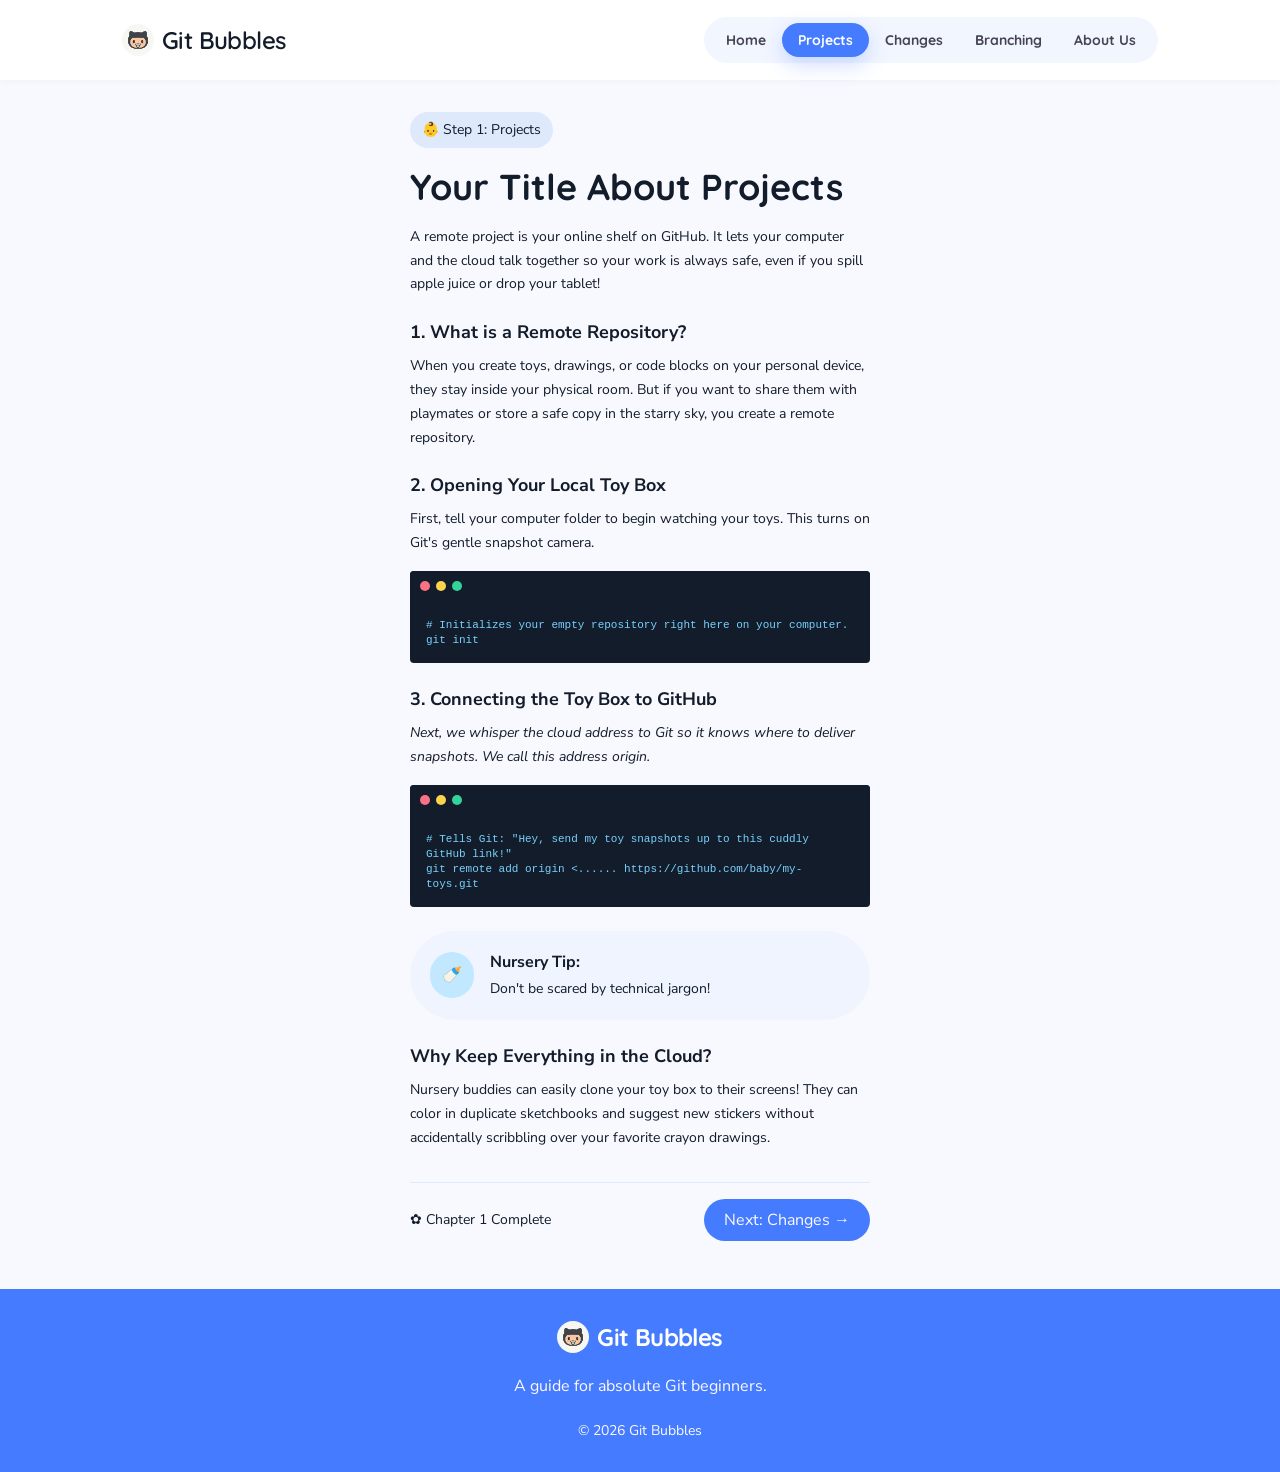
<file: projects/index.html>
<!doctype html>
<html lang="en">
  <head>
    <meta charset="UTF-8" />
    <meta name="viewport" content="width=device-width, initial-scale=1.0" />

    <title>Projects | Git for Babies</title>

    <link rel="preconnect" href="https://fonts.googleapis.com">
    <link rel="preconnect" href="https://fonts.gstatic.com" crossorigin>

    <link href="https://fonts.googleapis.com/css2?family=Fira+Code:wght@300..700&family=Nunito+Sans:wght@300..700&family=Quicksand:wght@300..700&display=swap" rel="stylesheet">

    <link rel="stylesheet" href="../styles/main.css" />
  </head>

  <body>
      <header class="header">
      <div class="header__bar">
        <a href="../index.html" class="logo">
          <img
            src="../assets/images/logo.png"
            alt="Git Bubbles baby-octocat mascot logo"
            class="logo__image"
            width="32"
            height="32"
          />
          Git Bubbles
        </a>
        <button
          class="menu-toggle"
          type="button"
          popovertarget="header-menu"
          aria-controls="header-menu"
        >
          <span class="menu-toggle__bar"></span>
          <span class="menu-toggle__bar"></span>
          <span class="menu-toggle__bar"></span>
        </button>

        <nav class="header-menu" id="header-menu" popover>
          <a href="../index.html" class="header-menu__link">
            home</a
          >
          <a href="../projects/index.html" class="header-menu__link" aria-current="page">projects</a>
          <a href="../changes/index.html" class="header-menu__link">changes</a>
          <a href="../branching/index.html" class="header-menu__link"
            >branching</a
          >
          <a href="../about-us/index.html" class="header-menu__link">about-us</a>
        </nav>

        <nav class="header-nav">
          <a href="../index.html" class="header-nav__link"
            >home</a
          >
          <a href="../projects/index.html" class="header-nav__link" aria-current="page">projects</a>
          <a href="../changes/index.html" class="header-nav__link">changes</a>
          <a href="../branching/index.html" class="header-nav__link"
            >branching</a
          >
          <a href="../about-us/index.html" class="header-nav__link">about us</a>
        </nav>
      </div>
    </header>
    <main class="projects-page">
      <div class="projects-container">

        <p class="projects-step">👶 Step 1: Projects</p>

        <h1 class="projects-title">Your Title About Projects</h1>

        <p>
          A remote project is your online shelf on GitHub.
          It lets your computer and the cloud talk together
          so your work is always safe, even if you spill
          apple juice or drop your tablet!
        </p>

        <section>
          <h2 class="projects-subtitle">1. What is a Remote Repository?</h2>

          <p>
            When you create toys, drawings, or code blocks
            on your personal device, they stay inside your
            physical room. But if you want to share them
            with playmates or store a safe copy in the
            starry sky, you create a remote repository.
          </p>
        </section>

        <section>
          <h2 class="projects-subtitle">2. Opening Your Local Toy Box</h2>

          <p>
            First, tell your computer folder to begin
            watching your toys. This turns on Git's
            gentle snapshot camera.
          </p>

          <div class="projects-code">
            <div class="projects-dots">
              <span></span>
              <span></span>
              <span></span>
            </div>

            <pre><code># Initializes your empty repository right here on your computer.
git init</code></pre>
          </div>
        </section>

        <section>
          <h2 class="projects-subtitle">3. Connecting the Toy Box to GitHub</h2>

          <p>
            <em>
              Next, we whisper the cloud address to Git
              so it knows where to deliver snapshots.
              We call this address origin.
            </em>
          </p>

          <div class="projects-code">
            <div class="projects-dots">
              <span></span>
              <span></span>
              <span></span>
            </div>

            <pre><code># Tells Git: "Hey, send my toy snapshots up to this cuddly GitHub link!"
git remote add origin <...... https://github.com/baby/my-toys.git</code></pre>
          </div>
        </section>

        <div class="projects-tip">
          <span class="projects-tip-icon">🍼</span>

          <div>
            <h3 class="projects-tip-title">Nursery Tip:</h3>
            <p>Don't be scared by technical jargon!</p>
          </div>
        </div>

        <section>
          <h2 class="projects-subtitle">Why Keep Everything in the Cloud?</h2>

          <p>
            Nursery buddies can easily clone your toy box
            to their screens! They can color in duplicate
            sketchbooks and suggest new stickers without
            accidentally scribbling over your favorite
            crayon drawings.
          </p>
        </section>

        <div class="projects-bottom">
          <p>✿ Chapter 1 Complete</p>

          <a href="../changes/index.html" class="projects-next">
            Next: Changes →
          </a>
        </div>

      </div>
    </main>
<footer class="footer">
  <div class="footer-container">

    <a href="../index.html" class="logo">
<img src="../assets/images/logo.png"
        alt="Git Bubbles logo"
        class="logo__image"
        width="32"
        height="32"
      />
      Git Bubbles
    </a>

    <p class="footer-text">
      A guide for absolute Git beginners.
    </p>

    <p class="footer-copyright">
      &copy; 2026 Git Bubbles
    </p>

  </div>
</footer>
  </body>
</html>
</file>
<file: styles/main.css>
@import "./tokens.css";
@import "./base.css";

@import "./components/badge.css";
@import "./components/button.css";
@import "./components/cards.css";
@import "./components/header.css";
@import "./components/logo.css";
@import "./components/footer.css";
@import './components/bottom-banner.css';

@import "./pages/about-us.css";
@import "./pages/branching.css";
@import "./pages/changes.css";
@import "./pages/project.css";
@import "./pages/home.css";
</file>
